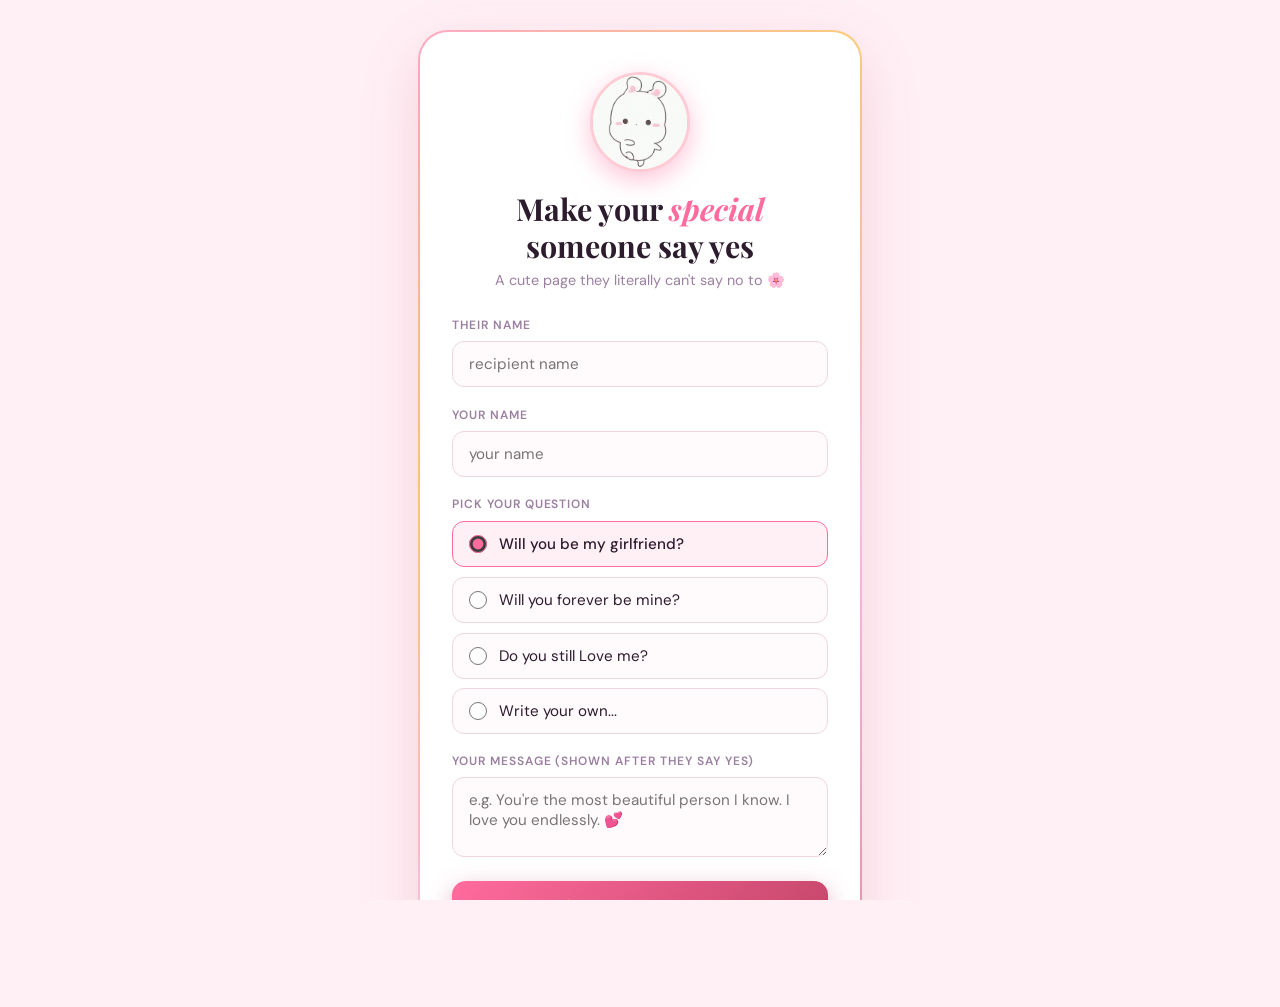
<file: index.html>
<!DOCTYPE html>
<html lang="en">
<head>
  <meta charset="UTF-8">
  <meta name="viewport" content="width=device-width, initial-scale=1.0, maximum-scale=1.0, user-scalable=no">
  <title>Make Your Special Someone Say Yes 💕</title>

  <link href="https://fonts.googleapis.com/css2?family=DM+Sans:wght@400;500;600;700&family=Playfair+Display:ital,wght@0,600;0,700;1,600&display=swap" rel="stylesheet">
  
  <!-- Fixed Razorpay Script -->
  <script src="https://checkout.razorpay.com/v1/checkout.js"></script>

  <style>
    * { margin:0; padding:0; box-sizing:border-box; -webkit-tap-highlight-color:transparent; }
    :root{
      --pink:#ff6b9d;
      --deep:#c44569;
      --light:#fff0f5;
      --white:#ffffff;
      --text:#2d1b2e;
      --muted:#9b7fa0;
    }
    html,body{height:100%;overflow-x:hidden;}
    body{font-family:'DM Sans',sans-serif;background:var(--light);min-height:100vh;}

    .hearts-bg{position:fixed;inset:0;pointer-events:none;z-index:0;overflow:hidden;}
    .hb{position:absolute;animation:floatUp linear infinite;opacity:0;}
    @keyframes floatUp{
      0%{transform:translateY(110vh) rotate(0deg);opacity:0;}
      10%{opacity:.6;}
      90%{opacity:.3;}
      100%{transform:translateY(-10vh) rotate(360deg);opacity:0;}
    }

    #formPage{
      position:relative;z-index:1;min-height:100vh;display:flex;
      align-items:center;justify-content:center;padding:2rem 1rem;
    }
    .form-card{
      background:var(--white);border-radius:28px;
      box-shadow:0 20px 60px rgba(196,69,105,.18);
      padding:2.5rem 2rem;width:100%;max-width:440px;position:relative;
    }
    .form-card::before{
      content:'';
      position:absolute;inset:-2px;border-radius:30px;
      background:linear-gradient(135deg,#ff6b9d,#f8b500,#ff9ff3,#c44569);
      z-index:-1;opacity:.5;
    }
    
    /* Mascot Small Circle Styling */
    .mascot{
      display:flex;
      justify-content:center;
      align-items:center;
      margin:0 auto 1.2rem auto;
      width:100px;
      height:100px;
      border-radius:50%;
      overflow:hidden;
      border:3px solid #ffccd5;
      background:#fff;
      box-shadow:0 8px 24px rgba(255,107,157,.4);
    }
    .mascot img{
      width:100%;
      height:100%;
      object-fit:cover;
      display:block;
    }

    .form-title{
      font-family:'Playfair Display',serif;font-size:1.9rem;line-height:1.2;
      color:var(--text);text-align:center;margin-bottom:.4rem;
    }
    .form-title em{color:var(--pink);font-style:italic;}
    .form-subtitle{text-align:center;color:var(--muted);font-size:.9rem;margin-bottom:1.8rem;}
    .field{margin-bottom:1.2rem;}
    .field label{
      display:block;font-size:.75rem;font-weight:600;letter-spacing:.08em;
      text-transform:uppercase;color:var(--muted);margin-bottom:.5rem;
    }
    .field input,.field textarea,#customQ{
      width:100%;padding:.75rem 1rem;border:1.5px solid #f0d6e0;border-radius:12px;
      font-family:'DM Sans',sans-serif;font-size:.95rem;color:var(--text);
      background:#fffafb;outline:none;transition:border .2s;
    }
    .field input:focus,.field textarea:focus,#customQ:focus{border-color:var(--pink);}
    .field textarea{resize:vertical;min-height:80px;}
    .question-label{
      font-size:.75rem;font-weight:600;letter-spacing:.08em;text-transform:uppercase;
      color:var(--muted);margin-bottom:.6rem;display:block;
    }
    .q-options{display:flex;flex-direction:column;gap:.6rem;margin-bottom:1.2rem;}
    .q-opt{
      display:flex;align-items:center;gap:.75rem;padding:.75rem 1rem;
      border:1.5px solid #f0d6e0;border-radius:12px;cursor:pointer;
      transition:all .2s;background:#fffafb;
    }
    .q-opt:hover{border-color:var(--pink);background:#fff5f8;}
    .q-opt.selected{border-color:var(--pink);background:#fff0f5;font-weight:500;}
    .q-opt input[type=radio]{accent-color:var(--pink);width:18px;height:18px;flex-shrink:0;}
    .q-opt span{font-size:.95rem;color:var(--text);}
    #customQ{margin-top:.5rem;display:none;}
    .preview-btn{
      width:100%;padding:1rem;border:none;border-radius:14px;
      background:linear-gradient(135deg,var(--pink),var(--deep));color:#fff;
      font-family:'DM Sans',sans-serif;font-size:1.05rem;font-weight:600;
      cursor:pointer;transition:transform .2s,box-shadow .2s;
      box-shadow:0 8px 24px rgba(196,69,105,.4);
    }
    .preview-btn:hover{transform:translateY(-2px);box-shadow:0 12px 32px rgba(196,69,105,.5);}
    .preview-btn:active{transform:scale(.98);}

    #expPage{
      display:none;position:fixed;inset:0;z-index:100;
      background:linear-gradient(45deg,#ff6b9d,#c44569,#f8b500,#ff9ff3);
      background-size:400% 400%;animation:gradientShift 15s ease infinite;
      flex-direction:column;overflow:hidden;
    }
    @keyframes gradientShift{
      0%{background-position:0% 50%;}
      50%{background-position:100% 50%;}
      100%{background-position:0% 50%;}
    }
    .prev-hearts-bg{position:absolute;inset:0;overflow:hidden;pointer-events:none;z-index:1;}

    .watermark{
      position:absolute;top:0;left:0;right:0;bottom:0;display:flex;
      align-items:center;justify-content:center;z-index:50;pointer-events:none;opacity:.10;
    }
    .watermark span{
      font-family:'Playfair Display',serif;font-size:clamp(1rem,4vw,2rem);
      color:#fff;transform:rotate(-30deg);white-space:nowrap;
    }

    .top-controls{
      position:absolute;top:16px;left:16px;right:16px;display:flex;
      justify-content:space-between;align-items:center;z-index:60;
    }
    .back-btn-prev,.mute-btn{
      background:rgba(255,255,255,.9);border:none;border-radius:50px;cursor:pointer;
    }
    .back-btn-prev{padding:.45em 1em;font-size:.85rem;font-weight:600;color:var(--deep);}
    .mute-btn{padding:.45em .8em;font-size:.9rem;}

    #expContent{
      position:absolute;inset:0;z-index:10;display:flex;flex-direction:column;
      align-items:center;justify-content:center;padding:5rem 1.5rem 7rem;
      text-align:center;overflow-y:auto;
    }

    .exp-title{
      font-family:'Playfair Display',serif;font-size:clamp(1.7rem,6vw,3rem);
      color:#fff;text-shadow:0 0 30px rgba(255,105,180,.6);
      margin-bottom:1rem;animation:pulse 2s infinite;white-space:pre-line;
    }
    @keyframes pulse{
      0%,100%{transform:scale(1);}
      50%{transform:scale(1.03);}
    }
    .exp-msg{
      font-size:clamp(.9rem,3vw,1.1rem);color:rgba(255,255,255,.9);
      max-width:480px;margin:0 auto 2.5rem;line-height:1.6;
    }
    .btn-row{display:flex;gap:1.5rem;justify-content:center;flex-wrap:wrap;position:relative;}
    .yes-btn{
      padding:.9em 2.5em;font-size:1.15rem;font-weight:600;border:none;border-radius:50px;
      cursor:pointer;background:linear-gradient(45deg,#ff69b4,#ff1493);color:#fff;
      box-shadow:0 10px 30px rgba(255,20,147,.5);transition:all .3s;position:relative;z-index:2;
    }
    .yes-btn:hover,.yes-btn:active{transform:scale(1.08);}
    .no-btn{
      padding:.9em 2.5em;font-size:1.15rem;font-weight:600;border:none;border-radius:50px;
      cursor:pointer;background:rgba(255,255,255,.25);color:#fff;
      border:2px solid rgba(255,255,255,.6);backdrop-filter:blur(4px);
      position:fixed;z-index:200;transition:left .12s,top .12s;
    }

    #sarcasmToast{
      position:fixed;bottom:130px;left:50%;transform:translateX(-50%) translateY(8px);
      background:rgba(255,255,255,.18);backdrop-filter:blur(16px) saturate(1.8);
      -webkit-backdrop-filter:blur(16px) saturate(1.8);color:#fff;padding:.7rem 1.4rem;
      border-radius:50px;font-family:'Playfair Display',serif;font-style:italic;
      font-size:.95rem;font-weight:700;letter-spacing:.01em;
      border:1.5px solid rgba(255,255,255,.35);
      box-shadow:0 8px 32px rgba(196,69,105,.25), inset 0 1px 0 rgba(255,255,255,.3);
      z-index:300;opacity:0;pointer-events:none;transition:opacity .3s ease, transform .3s ease;
      white-space:nowrap;max-width:88vw;text-align:center;text-shadow:0 1px 8px rgba(196,69,105,.4);
    }
    #sarcasmToast.show{opacity:1;transform:translateX(-50%) translateY(0);}

    #celebScreen{display:none;flex-direction:column;align-items:center;width:100%;gap:.9rem;}
    .celeb-title{
      font-family:'Playfair Display',serif;font-size:clamp(1.7rem,5vw,2.8rem);
      color:#fff;text-shadow:0 0 40px rgba(255,255,255,.5);animation:bounce 1s infinite;
    }
    @keyframes bounce{
      0%,20%,50%,80%,100%{transform:translateY(0);}
      40%{transform:translateY(-12px);}
      60%{transform:translateY(-6px);}
    }
    .celeb-msg{
      font-size:clamp(.88rem,2.5vw,1.05rem);color:rgba(255,255,255,.95);
      max-width:480px;line-height:1.6;padding:0 .5rem;
    }

    .gif-box{
      width:min(280px,75vw);height:min(280px,75vw);border-radius:20px;overflow:hidden;
      flex-shrink:0;animation:glow 2s infinite alternate;
    }
    @keyframes glow{
      from{box-shadow:0 20px 50px rgba(255,105,180,.5);}
      to{box-shadow:0 20px 70px rgba(255,20,147,.8);}
    }
    .gif-box img{width:100%;height:100%;object-fit:cover;display:block;}

    .confetti-layer{position:fixed;inset:0;pointer-events:none;z-index:20;}
    .cele-heart{position:absolute;animation:confettiUp linear infinite;}
    @keyframes confettiUp{
      0%{transform:translateY(100vh) rotate(0deg);opacity:1;}
      100%{transform:translateY(-50px) rotate(720deg);opacity:0;}
    }

    #bottomStrip{
      position:absolute;bottom:0;left:0;right:0;z-index:70;
      padding:.9rem 1.2rem max(1rem,env(safe-area-inset-bottom));
      display:flex;flex-direction:column;gap:.7rem;align-items:center;
    }
    .gen-link-btn{
      padding:.65em 1.8em;border:none;border-radius:50px;background:rgba(255,255,255,.92);
      color:var(--deep);font-family:'DM Sans',sans-serif;font-size:.95rem;font-weight:700;
      cursor:pointer;box-shadow:0 4px 16px rgba(0,0,0,.18);transition:all .2s;
      display:inline-flex;align-items:center;gap:.4em;
    }
    .gen-link-btn:hover{background:#fff;transform:translateY(-1px);}

    #linkBox{
      display:none;background:rgba(255,255,255,.97);border-radius:16px;padding:.85rem 1rem;
      text-align:center;width:100%;max-width:360px;
    }
    .link-title{font-weight:700;color:var(--text);font-size:.88rem;margin-bottom:.35rem;}
    .link-url{
      background:#fff5f8;border:1.5px solid #ffd6e7;border-radius:10px;padding:.45rem .75rem;
      font-size:.75rem;color:var(--deep);word-break:break-all;margin:.3rem 0 .6rem;
    }
    .link-btns{display:flex;gap:.5rem;justify-content:center;}
    .copy-link-btn,.wa-btn{
      padding:.5rem 1.1rem;border:none;border-radius:10px;font-weight:600;cursor:pointer;
      font-size:.85rem;flex:1;
    }
    .copy-link-btn{background:var(--pink);color:#fff;}
    .wa-btn{
      background:#25D366;color:#fff;display:flex;align-items:center;justify-content:center;gap:.3em;
    }

    #panelOverlay{
      display:none;position:fixed;inset:0;background:rgba(0,0,0,.5);z-index:190;
    }
    #payPanel{
      display:none;background:#fff;border-radius:20px;padding:1.25rem 1.25rem 1.1rem;
      position:fixed;bottom:max(1.2rem,env(safe-area-inset-bottom));left:50%;
      transform:translateX(-50%);width:calc(100% - 2.4rem);max-width:360px;z-index:200;
      box-shadow:0 8px 40px rgba(196,69,105,.3);animation:slideUp .25s ease;
    }
    @keyframes slideUp{
      from{transform:translateX(-50%) translateY(20px);opacity:0;}
      to{transform:translateX(-50%) translateY(0);opacity:1;}
    }
    .panel-title{
      font-weight:700;color:var(--text);font-size:.95rem;margin-bottom:.85rem;text-align:center;padding-right:1.5rem;
    }
    .panel-close{
      position:absolute;top:.85rem;right:.9rem;background:none;border:none;
      font-size:1.1rem;cursor:pointer;color:var(--muted);line-height:1;
    }
    .pay-row{display:flex;gap:.5rem;align-items:center;margin-bottom:.35rem;}
    .coupon-input{
      flex:1;padding:.6rem .85rem;border:1.5px solid #f0d6e0;border-radius:10px;
      font-family:'DM Sans',sans-serif;font-size:.88rem;color:var(--text);
      background:#fffafb;outline:none;text-transform:uppercase;
    }
    .coupon-input:focus{border-color:var(--pink);}
    .apply-btn{
      padding:.6rem .9rem;background:var(--deep);color:#fff;border:none;border-radius:10px;
      font-weight:600;font-size:.82rem;cursor:pointer;white-space:nowrap;
    }
    .coupon-msg{font-size:.78rem;min-height:1em;margin-bottom:.35rem;}
    .coupon-msg.ok{color:#1a8a4a;}
    .coupon-msg.err{color:#c0392b;}
    .pay-btn{
      width:100%;padding:.85rem;border:none;border-radius:12px;
      background:linear-gradient(135deg,var(--pink),var(--deep));color:#fff;
      font-family:'DM Sans',sans-serif;font-size:.95rem;font-weight:700;cursor:pointer;
      box-shadow:0 5px 16px rgba(196,69,105,.45);
    }

    .burst-heart{
      position:fixed;font-size:28px;z-index:400;animation:burstOut 1.5s ease-out forwards;pointer-events:none;
    }
    @keyframes burstOut{
      0%{transform:translate(0,0) scale(0);opacity:1;}
      100%{transform:translate(var(--tx),var(--ty)) scale(1);opacity:0;}
    }

    @media(max-width:480px){
      .form-card{padding:2rem 1.2rem;}
      .exp-title{font-size:1.55rem;}
      .yes-btn,.no-btn{font-size:1rem;padding:.8em 1.6em;}
      .gif-box{width:min(240px,78vw);height:min(240px,78vw);}
    }
  </style>
</head>
<body>

  <div class="hearts-bg" id="heartsBg"></div>

  <div id="formPage" style="display: flex;">
    <div class="form-card">
      <div class="mascot">
        <img src="img.png" alt="panda heart">
      </div>

      <h1 class="form-title">Make your <em>special</em> someone say yes</h1>
      <p class="form-subtitle">A cute page they literally can't say no to 🌸</p>

      <div class="field">
        <label for="theirName">Their Name</label>
        <input type="text" id="theirName" placeholder="recipient name" maxlength="40">
      </div>

      <div class="field">
        <label for="yourName">Your Name</label>
        <input type="text" id="yourName" placeholder="your name" maxlength="40">
      </div>

      <span class="question-label">Pick Your Question</span>
      <div class="q-options">
        <label class="q-opt selected">
          <input type="radio" name="question" value="Will you be my girlfriend?" checked="">
          <span>Will you be my girlfriend?</span>
        </label>
        <label class="q-opt">
          <input type="radio" name="question" value="Will you forever be mine?">
          <span>Will you forever be mine?</span>
        </label>
        <label class="q-opt">
          <input type="radio" name="question" value="Do you still Love me?">
          <span>Do you still Love me?</span>
        </label>
        <label class="q-opt">
          <input type="radio" name="question" value="custom">
          <span>Write your own...</span>
        </label>
      </div>

      <input type="text" id="customQ" placeholder="Type your question here..." maxlength="80">

      <div class="field" style="margin-top:1.2rem;">
        <label for="yourMsg">Your Message (shown after they say Yes)</label>
        <textarea id="yourMsg" placeholder="e.g. You're the most beautiful person I know. I love you endlessly. 💕"></textarea>
      </div>

      <button class="preview-btn" id="previewBtn">✨ Preview Your Page</button>
    </div>
  </div>

  <div id="expPage" style="display: none;">
    <div class="prev-hearts-bg" id="prevHeartsBg"></div>

    <div class="watermark" id="watermarkEl">
      <span>PREVIEW · Minepage.in · PREVIEW · Minepage.in · PREVIEW</span>
    </div>

    <div class="top-controls">
      <button class="back-btn-prev" id="backBtnPrev" style="display:none;">← Back</button>
      <div style="flex:1"></div>
      <button class="mute-btn" id="muteBtnPrev">🔊</button>
    </div>

    <div id="expContent">
      <div id="questionScreen">
        <h1 class="exp-title" id="expTitle">Will you be my girlfriend?💖</h1>
        <p class="exp-msg" id="expSubMsg">From: Someone 💌</p>
        <div class="btn-row">
          <button class="yes-btn" id="yesBtnExp">Yes 💕</button>
          <button class="no-btn" id="noBtnExp">No 😏</button>
        </div>
      </div>

      <div id="celebScreen">
        <h1 class="celeb-title">Yay! I knew you'd say YES! ❤️</h1>
        <p class="celeb-msg" id="celebMsg">You're the best thing that's ever happened to me. 🌹</p>
        <div class="gif-box">
          <img src="gif1.webp" alt="celebration">
        </div>
        <div class="confetti-layer" id="confettiLayer"></div>
      </div>
    </div>

    <div id="bottomStrip">
      <button class="gen-link-btn" id="generateLinkBtn">💌 Generate Shareable Link</button>
      <div id="linkBox">
        <p class="link-title">🎉 Your link is ready — share it!</p>
        <div class="link-url" id="linkUrl">Minepage.in/...</div>
        <div class="link-btns">
          <button class="copy-link-btn" id="copyLinkBtn">Copy 📋</button>
          <button class="wa-btn" id="waShareBtn">
            <svg width="16" height="16" viewBox="0 0 24 24" fill="currentColor" aria-hidden="true">
              <path d="M17.472 14.382c-.297-.149-1.758-.867-2.03-.967-.273-.099-.471-.148-.67.15-.197.297-.767.966-.94 1.164-.173.199-.347.223-.644.075-.297-.15-1.255-.463-2.39-1.475-.883-.788-1.48-1.761-1.653-2.059-.173-.297-.018-.458.13-.606.134-.133.298-.347.446-.52.149-.174.198-.298.298-.497.099-.198.05-.371-.025-.52-.075-.149-.669-1.612-.916-2.207-.242-.579-.487-.5-.669-.51-.173-.008-.371-.01-.57-.01-.198 0-.52.074-.792.372-.272.297-1.04 1.016-1.04 2.479 0 1.462 1.065 2.875 1.213 3.074.149.198 2.096 3.2 5.077 4.487.709.306 1.262.489 1.694.625.712.227 1.36.195 1.871.118.571-.085 1.758-.719 2.006-1.413.248-.694.248-1.289.173-1.413-.074-.124-.272-.198-.57-.347m-5.421 7.403h-.004a9.87 9.87 0 01-5.031-1.378l-.361-.214-3.741.982.998-3.648-.235-.374a9.86 9.86 0 01-1.51-5.26c.001-5.45 4.436-9.884 9.888-9.884 2.64 0 5.122 1.03 6.988 2.898a9.825 9.825 0 012.893 6.994c-.003 5.45-4.437 9.884-9.885 9.884m8.413-18.297A11.815 11.815 0 0012.05 0C5.495 0 .16 5.335.157 11.892c0 2.096.547 4.142 1.588 5.945L.057 24l6.305-1.654a11.882 11.882 0 005.683 1.448h.005c6.554 0 11.89-5.335 11.893-11.893a11.821 11.821 0 00-3.48-8.413z"></path>
            </svg>
            WhatsApp
          </button>
        </div>
      </div>
    </div>
  </div>

  <div id="sarcasmToast"></div>

  <div id="panelOverlay" style="display: none;"></div>
  <div id="payPanel" style="display: none;">
    <button class="panel-close" id="panelCloseBtn">✕</button>
    <p class="panel-title">💌 Unlock &amp; Share — ₹49</p>
    <div class="pay-row">
      <input type="text" class="coupon-input" id="couponInput" placeholder="Coupon code (optional)" autocapitalize="characters" autocomplete="off" spellcheck="false">
      <button class="apply-btn" id="applyCoupon">Apply</button>
    </div>
    <p class="coupon-msg" id="couponMsg"></p>
    <button class="pay-btn" id="payBtn">Pay ₹49 &amp; Get Link 💕</button>
  </div>

  <audio id="bgMusic" loop="">
    <source src="_i_wanna_be_yours_(mp3.pm).mp3" type="audio/mpeg">
  </audio>

  <script>
    const HEART_EMOJIS = ['❤️','💖','💕','💗','💝','🌸','✨'];
    const SARCASMS = [
      "Come on, just say yes na 🥺",
      "The button ran away because it knows you want to say yes 😭",
      "Try again… it's not gonna bite 😅",
      "Even the button knows you wanna say yes 💀",
      "Bro the No button is literally scared of you 😂",
      "Okay but what if you just… said yes? 👀",
      "Your heart said yes, your finger just slipped 🤭",
      "NO?? In this economy?? 😤",
      "The audacity… but okay… try again bestie",
      "I'll wait. I'm very patient. 😇",
      "Sir/Ma'am this is a yes-only zone 🚫",
      "Error 404: No button not found 😂",
      "That's so funny haha. Now say yes. 🙂",
      "The No button files a restraining order 🏃"
    ];

    const COUPONS = {
      FOREVER:   { discount:49, label:"FREE — it's on us! 💕" },
      YOURS:    { discount:39, label:'RS10 — just ₹10! 🥺 (Limited: Expire 25 Sep)' },
      MINE:      { discount:28, label:'RS21 — ₹28 off' },
    };

    // YOURS Coupon Expiry Date set to 25 September 2026
    const YOURS_EXPIRY_DATE = new Date('2026-09-25T23:59:59');

    const formPage = document.getElementById('formPage');
    const expPage = document.getElementById('expPage');
    const heartsBg = document.getElementById('heartsBg');
    const prevHeartsBg = document.getElementById('prevHeartsBg');
    const bgMusic = document.getElementById('bgMusic');
    const noBtn = document.getElementById('noBtnExp');
    const sarcasmToast = document.getElementById('sarcasmToast');
    const generateLinkBtn = document.getElementById('generateLinkBtn');
    const linkBox = document.getElementById('linkBox');
    const linkUrl = document.getElementById('linkUrl');
    const watermarkEl = document.getElementById('watermarkEl');
    const backBtnPrev = document.getElementById('backBtnPrev');
    const payPanel = document.getElementById('payPanel');
    const panelOverlay = document.getElementById('panelOverlay');

    let muted = false;
    let sarcasmIdx = 0;
    let sarcasmTimer = null;
    let appliedDiscount = 0;
    let basePrice = 49;
    let isRecipientMode = false;
    let previewHeartInterval = null;

    bgMusic.volume = 0.3;

    function spawnHeart(container){
      if(!container) return;
      const h = document.createElement('div');
      h.className = 'hb';
      h.textContent = HEART_EMOJIS[Math.floor(Math.random() * HEART_EMOJIS.length)];
      h.style.left = Math.random() * 100 + '%';
      h.style.animationDuration = (Math.random() * 5 + 5) + 's';
      h.style.animationDelay = (Math.random() * 3) + 's';
      h.style.fontSize = (Math.random() * 12 + 10) + 'px';
      container.appendChild(h);
      setTimeout(() => h.remove(), 13000);
    }

    setInterval(() => spawnHeart(heartsBg), 500);

    document.querySelectorAll('.q-opt input[type=radio]').forEach(radio => {
      radio.addEventListener('change', () => {
        document.querySelectorAll('.q-opt').forEach(opt => opt.classList.remove('selected'));
        radio.closest('.q-opt').classList.add('selected');
        const customQ = document.getElementById('customQ');
        if (radio.value === 'custom') {
          customQ.style.display = 'block';
          customQ.focus();
        } else {
          customQ.style.display = 'none';
        }
      });
    });

    function showSarcasm(){
      sarcasmToast.textContent = SARCASMS[sarcasmIdx % SARCASMS.length];
      sarcasmIdx++;
      sarcasmToast.classList.add('show');
      clearTimeout(sarcasmTimer);
      sarcasmTimer = setTimeout(() => sarcasmToast.classList.remove('show'), 2600);
    }

    document.addEventListener('click', () => {
      bgMusic.play().catch(() => {});
    }, { once:true });

    document.getElementById('muteBtnPrev').addEventListener('click', () => {
      muted = !muted;
      bgMusic.muted = muted;
      document.getElementById('muteBtnPrev').textContent = muted ? '🔇' : '🔊';
    });

    document.getElementById('couponInput').addEventListener('input', function(){
      const pos = this.selectionStart;
      this.value = this.value.toUpperCase();
      this.setSelectionRange(pos, pos);
    });

    document.getElementById('applyCoupon').addEventListener('click', () => {
      const code = document.getElementById('couponInput').value.trim().toUpperCase();
      const msg = document.getElementById('couponMsg');
      const payBtn = document.getElementById('payBtn');

      // Check if YOURS coupon is expired
      if (code === 'YOURS' && new Date() > YOURS_EXPIRY_DATE) {
        appliedDiscount = 0;
        msg.textContent = '✗ Coupon "YOURS" expired on 25 Sep 2026!';
        msg.className = 'coupon-msg err';
        payBtn.textContent = 'Pay ₹49 & Get Link 💕';
        return;
      }

      if (COUPONS[code]) {
        const c = COUPONS[code];
        appliedDiscount = c.discount;
        const final = Math.max(0, basePrice - appliedDiscount);
        msg.textContent = '✓ ' + c.label;
        msg.className = 'coupon-msg ok';
        payBtn.textContent = final === 0 ? 'Get Free Link 🎉' : `Pay ₹${final} & Get Link 💕`;
      } else if (code === '') {
        appliedDiscount = 0;
        msg.textContent = '';
        msg.className = 'coupon-msg';
        payBtn.textContent = 'Pay ₹49 & Get Link 💕';
      } else {
        appliedDiscount = 0;
        msg.textContent = '✗ Invalid coupon';
        msg.className = 'coupon-msg err';
        payBtn.textContent = 'Pay ₹49 & Get Link 💕';
      }
    });

    function encodePageData(data) {
      const json = JSON.stringify(data);
      const bytes = new TextEncoder().encode(json);
      let binary = '';
      bytes.forEach(b => binary += String.fromCharCode(b));
      const base64 = btoa(binary);
      return base64.replace(/\+/g, '-').replace(/\//g, '_').replace(/=+$/g, '');
    }

    function decodePageData(str) {
      try {
        let base64 = str.replace(/-/g, '+').replace(/_/g, '/');
        while (base64.length % 4) base64 += '=';
        const binary = atob(base64);
        const bytes = Uint8Array.from(binary, ch => ch.charCodeAt(0));
        return JSON.parse(new TextDecoder().decode(bytes));
      } catch (err) {
        return null;
      }
    }

    function getCurrentPageData(){
      const theirName = document.getElementById('theirName').value.trim() || 'Someone Special';
      const fromName = document.getElementById('yourName').value.trim() || 'Someone';
      const selectedQ = document.querySelector('input[name="question"]:checked');
      let question = selectedQ ? selectedQ.value : 'Will you be my girlfriend?';

      if (question === 'custom') {
        question = document.getElementById('customQ').value.trim() || 'Will you be mine?';
      }

      const msg = document.getElementById('yourMsg').value.trim() || "You're the most amazing person I know. I love you endlessly. 💕";

      return { theirName, fromName, question, msg };
    }

    function resetExperienceUI(){
      document.getElementById('questionScreen').style.display = 'block';
      document.getElementById('celebScreen').style.display = 'none';
      document.getElementById('confettiLayer').innerHTML = '';
      linkBox.style.display = 'none';
      document.getElementById('couponMsg').textContent = '';
      document.getElementById('couponMsg').className = 'coupon-msg';
      document.getElementById('couponInput').value = '';
      document.getElementById('payBtn').textContent = 'Pay ₹49 & Get Link 💕';
      appliedDiscount = 0;
      sarcasmIdx = 0;
      noBtn.style.left = '';
      noBtn.style.top = '';
    }

    function launchExperience(data, recipientMode){
      isRecipientMode = !!recipientMode;

      document.getElementById('expTitle').textContent = `${data.question}\n${data.theirName} 💖`;
      document.getElementById('expSubMsg').textContent = `From: ${data.fromName} 💌`;
      document.getElementById('celebMsg').textContent = `${data.msg} ~${data.fromName}`;

      resetExperienceUI();

      watermarkEl.style.display = isRecipientMode ? 'none' : 'flex';
      backBtnPrev.style.display = isRecipientMode ? 'none' : 'block';
      generateLinkBtn.style.display = isRecipientMode ? 'none' : 'inline-flex';

      formPage.style.display = 'none';
      expPage.style.display = 'flex';

      bgMusic.play().catch(() => {});

      prevHeartsBg.innerHTML = '';
      if (previewHeartInterval) clearInterval(previewHeartInterval);
      previewHeartInterval = setInterval(() => spawnHeart(prevHeartsBg), 400);
    }

    function showFormPage(){
      expPage.style.display = 'none';
      formPage.style.display = 'flex';
      closePayPanel();
      bgMusic.pause();
      bgMusic.currentTime = 0;

      if (previewHeartInterval) {
        clearInterval(previewHeartInterval);
        previewHeartInterval = null;
      }
    }

    window.addEventListener('DOMContentLoaded', () => {
      const params = new URLSearchParams(window.location.search);
      const d = params.get('d');

      if (d) {
        const data = decodePageData(d);
        if (data && data.theirName && data.fromName && data.question && data.msg) {
          window._pageData = data;
          launchExperience(data, true);
          return;
        }
      }

      showFormPage();
    });

    document.getElementById('previewBtn').addEventListener('click', () => {
      window._pageData = getCurrentPageData();
      launchExperience(window._pageData, false);
    });

    backBtnPrev.addEventListener('click', () => {
      showFormPage();
    });

    function runNoBtn(){
      const maxX = window.innerWidth - noBtn.offsetWidth - 20;
      const maxY = window.innerHeight - noBtn.offsetHeight - 20;
      noBtn.style.left = Math.max(10, Math.random() * maxX) + 'px';
      noBtn.style.top = Math.max(10, Math.random() * maxY) + 'px';
      showSarcasm();
    }

    noBtn.addEventListener('mouseenter', runNoBtn);
    noBtn.addEventListener('touchstart', e => {
      e.preventDefault();
      runNoBtn();
    }, { passive:false });
    noBtn.addEventListener('click', e => {
      e.preventDefault();
      runNoBtn();
    });

    document.getElementById('yesBtnExp').addEventListener('click', () => {
      document.getElementById('questionScreen').style.display = 'none';
      const celebScreen = document.getElementById('celebScreen');
      celebScreen.style.display = 'flex';
      celebScreen.style.flexDirection = 'column';
      celebScreen.style.alignItems = 'center';
      buildConfetti();
    });

    function buildConfetti(){
      const layer = document.getElementById('confettiLayer');
      layer.innerHTML = '';
      const emojis = ['❤️','💖','🌸','✨','💕','🌟'];

      for (let i = 0; i < 16; i++) {
        const c = document.createElement('div');
        c.className = 'cele-heart';
        c.textContent = emojis[Math.floor(Math.random() * emojis.length)];
        c.style.left = Math.random() * 100 + '%';
        c.style.fontSize = (Math.random() * 14 + 18) + 'px';
        c.style.animationDuration = (Math.random() * 3 + 5) + 's';
        c.style.animationDelay = (Math.random() * 4) + 's';
        layer.appendChild(c);
      }
    }

    function openPayPanel(){
      panelOverlay.style.display = 'block';
      payPanel.style.display = 'block';
    }

    function closePayPanel(){
      panelOverlay.style.display = 'none';
      payPanel.style.display = 'none';
    }

    generateLinkBtn.addEventListener('click', openPayPanel);
    panelOverlay.addEventListener('click', closePayPanel);
    document.getElementById('panelCloseBtn').addEventListener('click', closePayPanel);

    function buildShareLink(data){
      const encoded = encodePageData(data);
      const url = new URL(window.location.href);
      url.search = '';
      url.hash = '';
      url.searchParams.set('d', encoded);
      return url.toString();
    }

    function onPaymentSuccess(paymentId){
      closePayPanel();

      const data = window._pageData || getCurrentPageData();
      const link = buildShareLink(data);

      generateLinkBtn.style.display = 'none';
      linkBox.style.display = 'block';
      linkUrl.textContent = link;

      burstConfetti();
      setTimeout(burstConfetti, 500);

      console.log('Payment success:', paymentId);
    }

    document.getElementById('payBtn').addEventListener('click', async () => {
      const finalAmount = Math.max(0, basePrice - appliedDiscount);

      if (!window._pageData) {
        window._pageData = getCurrentPageData();
      }

      if (finalAmount === 0) {
        onPaymentSuccess('FREE_' + Date.now());
        return;
      }

      const fromName = window._pageData.fromName || 'Someone';
      const theirNameVal = window._pageData.theirName || 'Someone';

      const options = {
        key: 'rzp_live_TaMwHiIKr3NFWm',
        amount: finalAmount * 100,
        currency: 'INR',
        name: 'Minepage.in',
        description: 'Love Page for ' + theirNameVal,
        image: 'https://media.tenor.com/WgMTMBNaEEoAAAAi/panda-heart.gif',
        handler: function (response) {
          onPaymentSuccess(response.razorpay_payment_id);
        },
        prefill: {
          name: fromName,
          email: '',
          contact: ''
        },
        theme: { color: '#ff6b9d' },
        modal: {
          ondismiss: function () {}
        }
      };

      try {
        const rzp = new Razorpay(options);
        rzp.on('payment.failed', function (response) {
          console.warn('Payment failed:', response.error);
        });
        rzp.open();
      } catch (err) {
        alert("Razorpay load hone me issue aaya. Internet connection check karke reload karein.");
      }
    });

    function burstConfetti(){
      const emojis = ['❤️','💖','✨','🌟','💕','🎉','🌸'];
      const cx = window.innerWidth / 2;
      const cy = window.innerHeight / 2;

      for(let i = 0; i < 12; i++){
        const b = document.createElement('div');
        b.className = 'burst-heart';
        b.textContent = emojis[Math.floor(Math.random() * emojis.length)];
        const angle = Math.random() * Math.PI * 2;
        const dist = 80 + Math.random() * 140;
        b.style.setProperty('--tx', Math.cos(angle) * dist + 'px');
        b.style.setProperty('--ty', Math.sin(angle) * dist + 'px');
        b.style.left = cx + 'px';
        b.style.top = cy + 'px';
        b.style.fontSize = (Math.random() * 14 + 20) + 'px';
        document.body.appendChild(b);
        setTimeout(() => b.remove(), 1600);
      }
    }

    document.getElementById('waShareBtn').addEventListener('click', () => {
      const url = linkUrl.textContent.trim();
      const theirName = (window._pageData && window._pageData.theirName) || 'someone special';
      const text = `Hey ${theirName}, I made something just for you 💕\n${url}`;
      window.open('https://wa.me/?text=' + encodeURIComponent(text), '_blank');
    });

    document.getElementById('copyLinkBtn').addEventListener('click', async () => {
      const url = linkUrl.textContent.trim();
      const btn = document.getElementById('copyLinkBtn');

      try {
        await navigator.clipboard.writeText(url);
        btn.textContent = 'Copied! ✓';
      } catch {
        const ta = document.createElement('textarea');
        ta.value = url;
        document.body.appendChild(ta);
        ta.select();
        document.execCommand('copy');
        document.body.removeChild(ta);
        btn.textContent = 'Copied! ✓';
      }

      setTimeout(() => {
        btn.textContent = 'Copy 📋';
      }, 2000);
    });
  </script>
</body>
</html>
</file>
